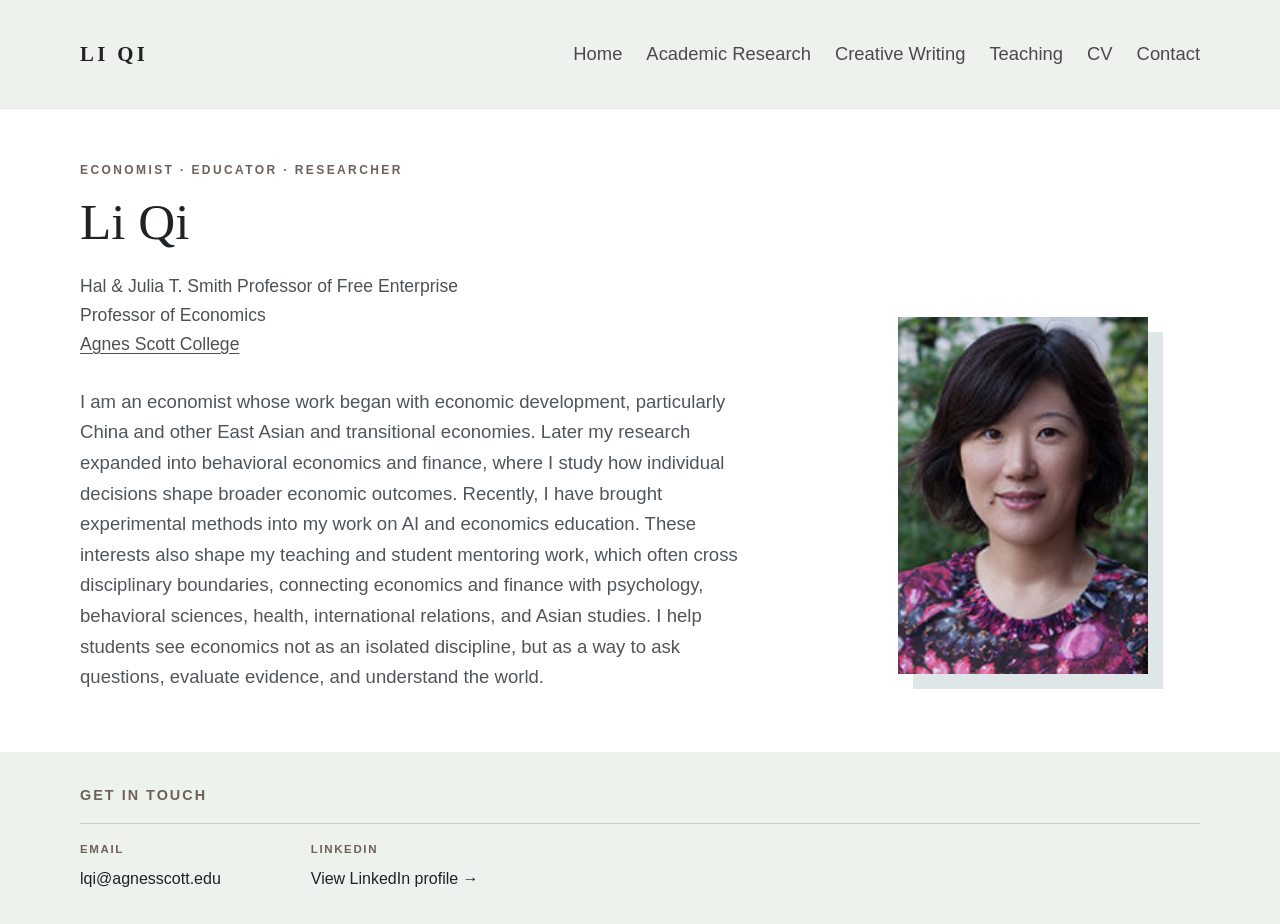
<file: index.html>
<!DOCTYPE html>
<html lang="en">
<head>
  <meta charset="UTF-8">
  <meta name="viewport" content="width=device-width, initial-scale=1.0">
  <meta name="description" content="Li Qi, Professor of Economics at Agnes Scott College. Research in behavioral economics and finance, economic development, China, and AI in economics education.">
  <title>Li Qi | Economics</title>
  <link rel="stylesheet" href="style.css">
</head>
<body>
  <header class="site-header">
    <div class="container nav-wrap">
      <a class="brand" href="#top">LI QI</a>
      <nav aria-label="Main navigation">
        <a href="index.html">Home</a>
<a href="research.html">Academic Research</a>
<a href="creative.html">Creative Writing</a>
<a href="teaching.html">Teaching</a>
<a href="cv.html">CV</a>
<a href="contact.html">Contact</a>
      </nav>
    </div>
  </header>

  <main id="top">
    <section class="hero container">
      <div class="hero-copy">
        <p class="eyebrow">ECONOMIST · EDUCATOR · RESEARCHER</p>
        <h1 class="home-name">Li Qi</h1>
        <p class="title">Hal &amp; Julia T. Smith Professor of Free Enterprise<br>
        Professor of Economics<br>
          <a href="https://www.agnesscott.edu/" target="_blank" rel="noopener noreferrer" class="title-link">Agnes Scott College</a></p>
        <p class="lead">I am an economist whose work began with economic development, particularly China and other East Asian and transitional economies. Later my research expanded into behavioral economics and finance, where I study how individual decisions shape broader economic outcomes. Recently, I have brought experimental methods into my work on AI and economics education. These interests also shape my teaching and student mentoring work, which often cross disciplinary boundaries, connecting economics and finance with psychology, behavioral sciences, health, international relations, and Asian studies. I help students see economics not as an isolated discipline, but as a way to ask questions, evaluate evidence, and understand the world.</p>
        
      </div>
      <div class="portrait-wrap">
        <img class="portrait" src="images/li-qi.jpg" alt="Portrait of Li Qi">
      </div>
    </section>
<section class="home-contact">
  <div class="container home-contact-inner">

<h2 class="contact-heading">Get in touch</h2>

    <div class="contact-details">

      <div class="contact-detail">
        <span class="contact-label">Email</span>
        <a href="mailto:lqi@agnesscott.edu">
          lqi@agnesscott.edu
        </a>
      </div>

      <div class="contact-detail">
        <span class="contact-label">LinkedIn</span>
        <a href="http://www.linkedin.com/in/qi-li-2471a034" target="_blank" rel="noopener noreferrer">
          View LinkedIn profile &rarr;
        </a>
      </div>

    </div>

  </div>
</section>
</main>
</body>
</html>
</file>
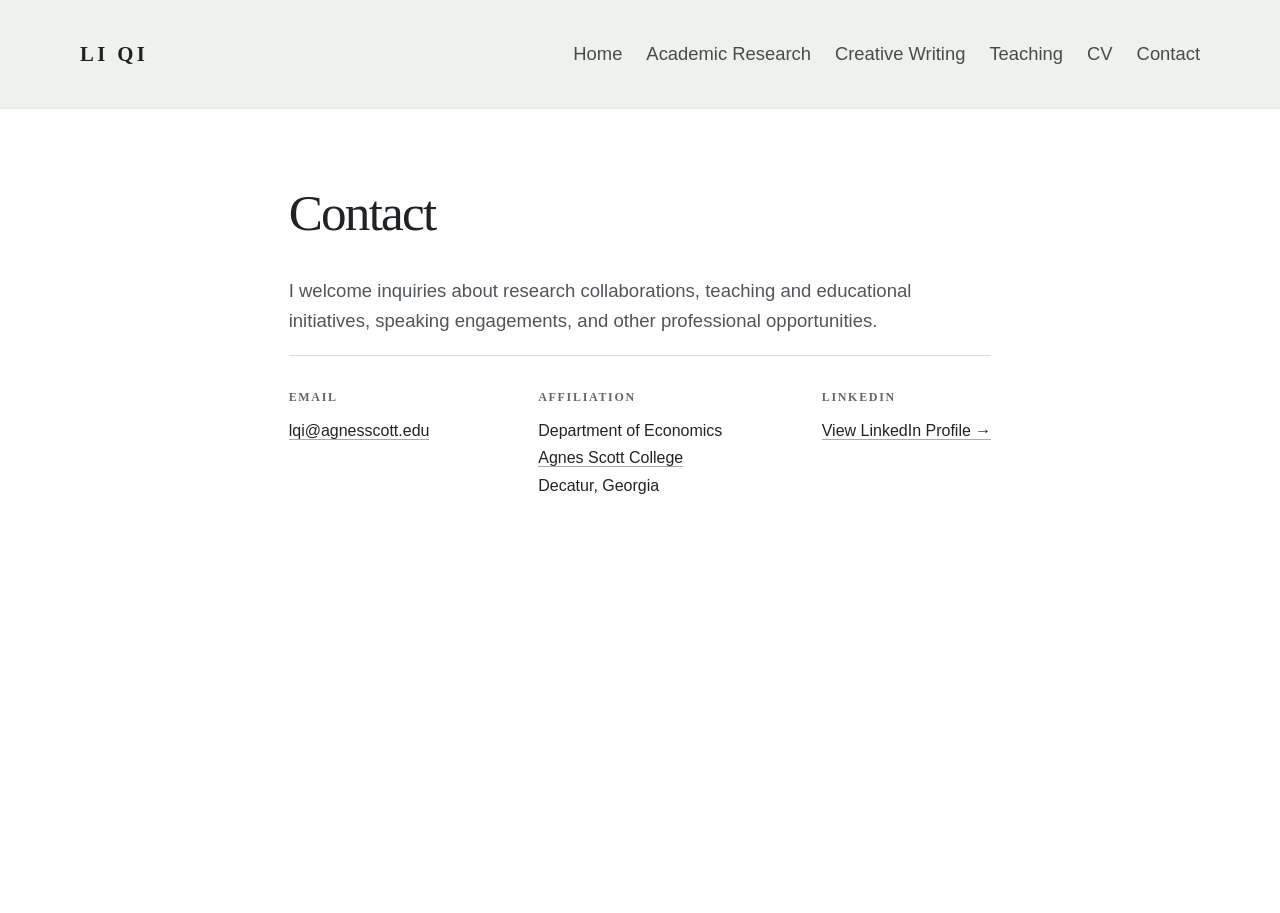
<file: contact.html>
<!DOCTYPE html>
<html lang="en">

<head>
  <meta charset="UTF-8">
  <meta name="viewport" content="width=device-width, initial-scale=1.0">
  <meta name="description" content="Contact Li Qi, Professor of Economics at Agnes Scott College.">
  <title>Contact | Li Qi</title>
  <link rel="stylesheet" href="style.css">

  <style>
    /* Contact page layout */
    .contact-page {
      max-width: 1180px;
      margin: 0 auto;
      padding: 80px 40px 110px;
    }

    .contact-eyebrow {
      font-size: 0.78rem;
      letter-spacing: 0.14em;
      text-transform: uppercase;
      margin-bottom: 22px;
      color: #666;
    }

    .contact-page h1 {
      font-size: clamp(2.6rem, 4vw, 3.8rem);
      line-height: 0.95;
      font-weight: 500;
      margin: 0 0 38px;
      letter-spacing: -0.035em;
    }

    .contact-intro {
      max-width: 760px;
      font-size: 1.18rem;
      line-height: 1.7;
      margin: 0 0 55px;
    }

    .contact-grid {
   max-width: 950px;
  display: grid;
  grid-template-columns: 1fr 1.2fr 1fr;
      gap: 45px 80px;
      padding-top: 35px;
      border-top: 1px solid #d8d8d8;
    }

    .contact-item h2 {
      font-size: 0.75rem;
      font-weight: 600;
      letter-spacing: 0.14em;
      text-transform: uppercase;
      margin: 0 0 12px;
      color: #666;
    }

    .contact-item p {
      font-size: 1rem;
      line-height: 1.7;
      margin: 0;
    }

    .contact-item a {
      color: inherit;
      text-decoration: none;
      border-bottom: 1px solid #aaa;
    }

    .contact-item a:hover {
      border-bottom-color: #222;
    }

    @media (max-width: 700px) {
      .contact-page {
        padding: 55px 24px 80px;
      }

      .contact-page h1 {
        font-size: 3.4rem;
      }

      .contact-intro {
        font-size: 1.05rem;
      }

      .contact-grid {
        grid-template-columns: 1fr;
        gap: 35px;
      }
    }
  </style>
</head>

<body>

  <header class="site-header">
    <div class="container nav-wrap">

      <a class="brand" href="index.html">LI QI</a>

      <nav aria-label="Main navigation">
        <a href="index.html">Home</a>
        <a href="research.html">Academic Research</a>
        <a href="creative.html">Creative Writing</a>
        <a href="teaching.html">Teaching</a>
        <a href="cv.html">CV</a>
        <a href="contact.html" aria-current="page">Contact</a>
      </nav>

    </div>
  </header>


  <main>
    <section class="contact-page">

     
      <h1>Contact</h1>

      <p class="lead">
        I welcome inquiries about research collaborations, teaching and
        educational initiatives, speaking engagements, and other
        professional opportunities.
      </p>

      <div class="contact-grid">

        <div class="contact-item">
          <h2>Email</h2>
          <p>
            <a href="mailto:lqi@agnesscott.edu">
              lqi@agnesscott.edu
            </a>
          </p>
        </div>

        <div class="contact-item">
          <h2>Affiliation</h2>
          <p>
            Department of Economics<br>
            <a href="https://www.agnesscott.edu/" target="_blank" rel="noopener noreferrer" class="title-link">Agnes Scott College</a><br>
            Decatur, Georgia
          </p>
        </div>
<div class="contact-item">
  <h2>LinkedIn</h2>
  <p>
    <a href="http://www.linkedin.com/in/qi-li-2471a034"
       target="_blank"
       rel="noopener noreferrer">
      View LinkedIn Profile &rarr;
    </a>
  </p>
</div>
      </div>

    </section>
  </main>

</body>
</html>
</file>
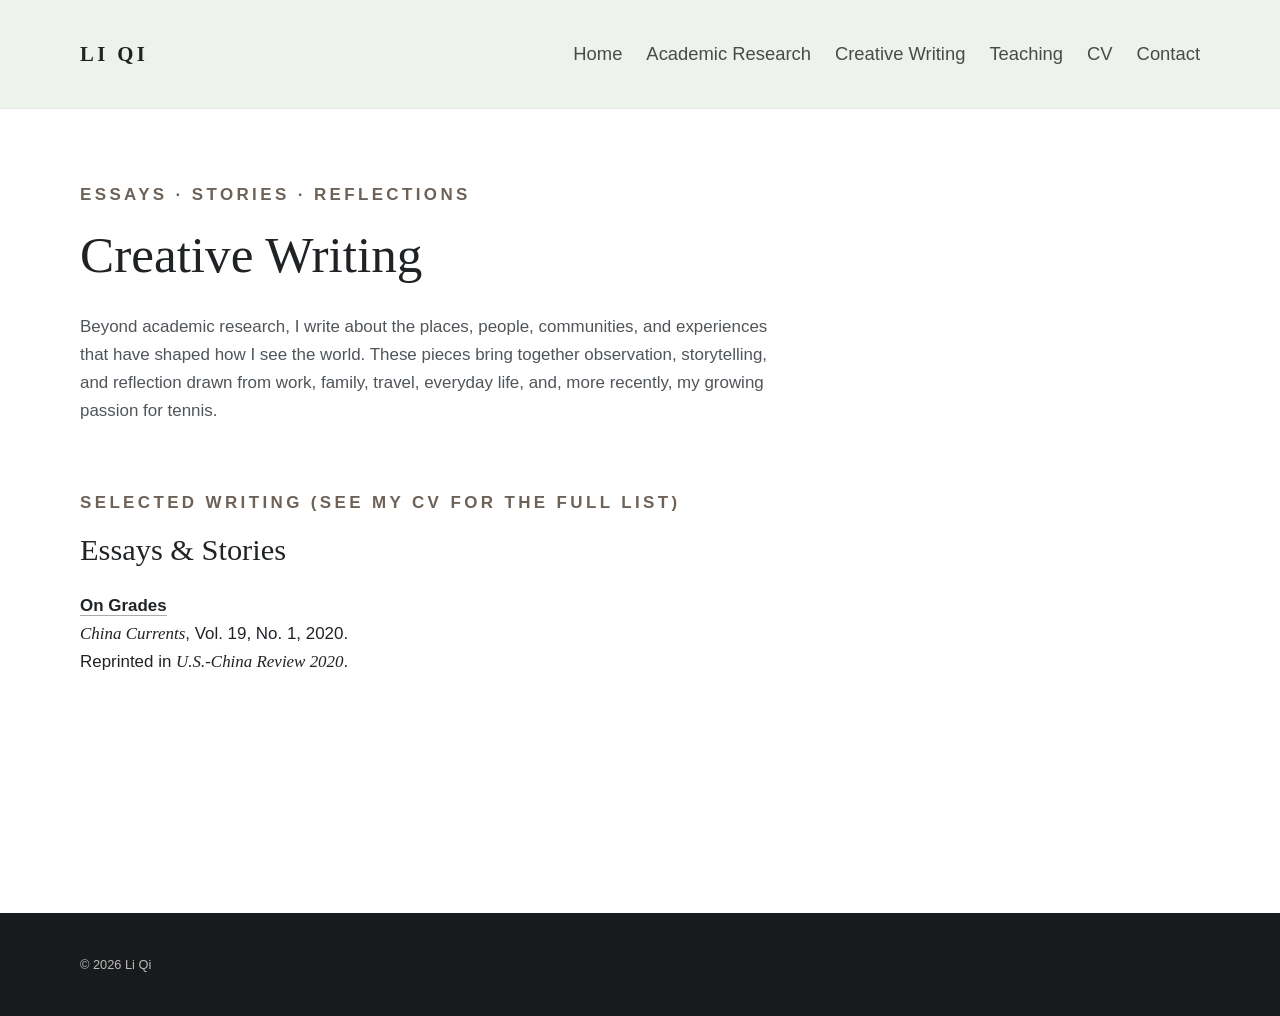
<file: creative.html>
<!DOCTYPE html>
<html lang="en">
<head>
  <meta charset="UTF-8">
  <meta name="viewport" content="width=device-width, initial-scale=1.0">
  <meta name="description" content="Creative and public-facing writing by Li Qi.">
  <title>Creative Writing | Li Qi</title>
  <link rel="stylesheet" href="style.css">
</head>

<body>

  <header class="site-header">
    <div class="container nav-wrap">
      <a class="brand" href="index.html">LI QI</a>

      <nav aria-label="Main navigation">
        <a href="index.html">Home</a>
        <a href="research.html">Academic Research</a>
        <a href="creative.html">Creative Writing</a>
        <a href="teaching.html">Teaching</a>
        <a href="cv.html">CV</a>
        <a href="contact.html">Contact</a>
      </nav>
    </div>
  </header>


  <main>

    <section class="container section creative-intro">
      <p class="eyebrow">ESSAYS · STORIES · REFLECTIONS</p>

      <h1 class="creative-page-title">Creative Writing</h1>

      <p class="lead">
        Beyond academic research, I write about the places, people, communities, and experiences that have shaped how I see the world. These pieces bring together observation, storytelling, and reflection drawn from work, family, travel, everyday life, and, more recently, my growing passion for tennis.
      </p>
    </section>


<section class="container section creative-writing-section">

  <div class="section-heading">
    <p class="eyebrow">SELECTED WRITING (SEE MY CV FOR THE FULL LIST)</p>
  </div>

  <div class="writing-columns">

    <div class="writing-column">
      <h2>Essays &amp; Stories</h2>

      <div class="publication-list">
        <p>
          <strong>
            <a href="https://www.chinacenter.net/2020/china-currents/19-1/on-grades/"
               target="_blank"
               rel="noopener noreferrer">
              On Grades
            </a>
          </strong><br>
          <em>China Currents</em>, Vol. 19, No. 1, 2020.<br>
          Reprinted in <em>U.S.-China Review 2020</em>.
        </p>
      </div>
    </div>

    
  </div>

</section>

  </main>


  <footer>
    <div class="container">
      <p>&copy; 2026 Li Qi</p>
    </div>
  </footer>

</body>
</html>
</file>
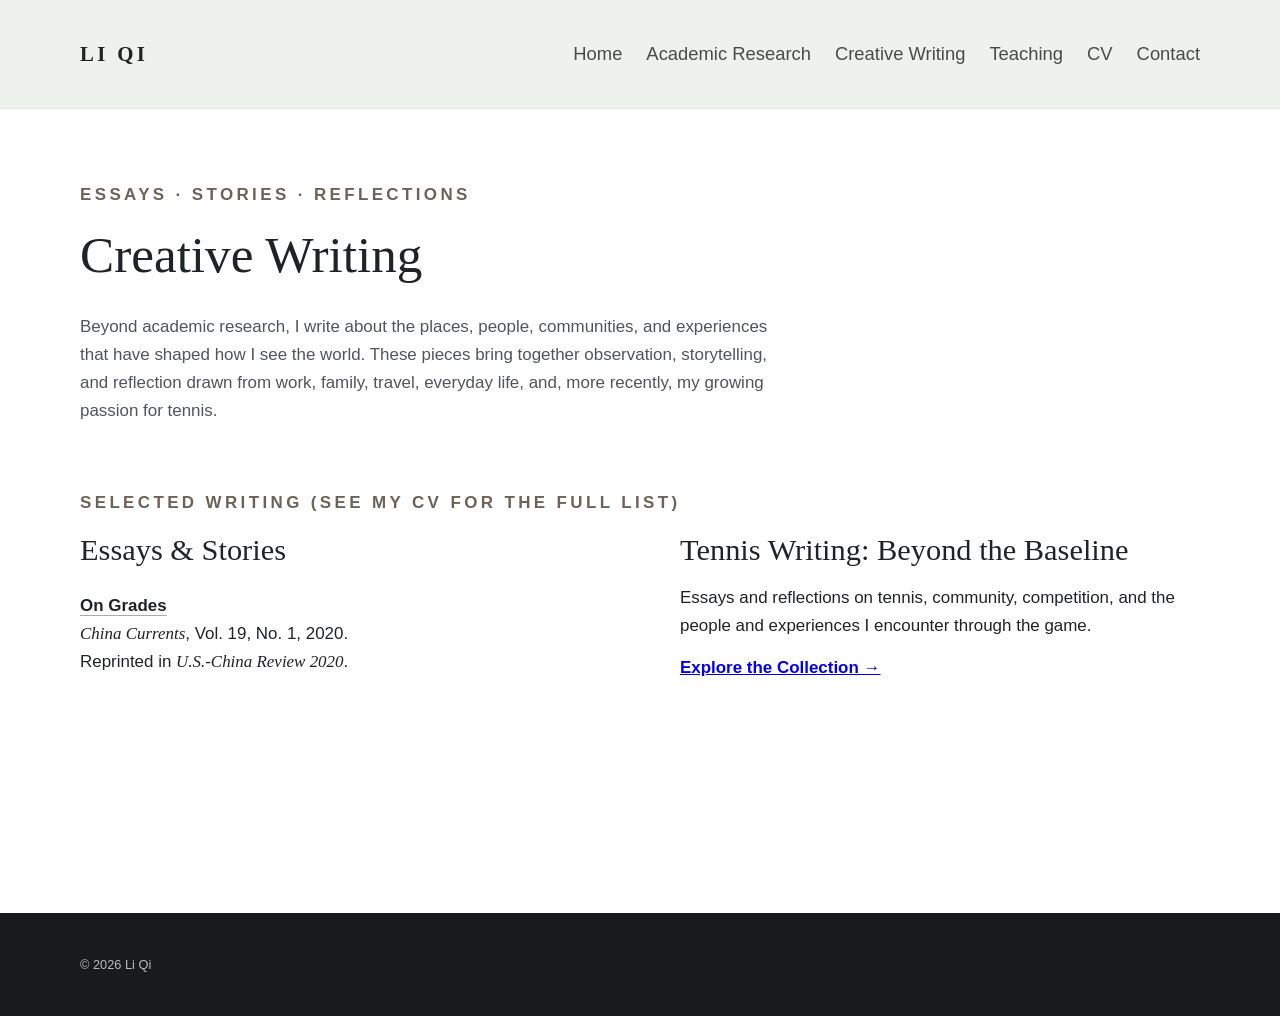
<file: creative_withtennis.html>
<!DOCTYPE html>
<html lang="en">
<head>
  <meta charset="UTF-8">
  <meta name="viewport" content="width=device-width, initial-scale=1.0">
  <meta name="description" content="Creative and public-facing writing by Li Qi.">
  <title>Creative Writing | Li Qi</title>
  <link rel="stylesheet" href="style.css">
</head>

<body>

  <header class="site-header">
    <div class="container nav-wrap">
      <a class="brand" href="index.html">LI QI</a>

      <nav aria-label="Main navigation">
        <a href="index.html">Home</a>
        <a href="research.html">Academic Research</a>
        <a href="creative.html">Creative Writing</a>
        <a href="teaching.html">Teaching</a>
        <a href="cv.html">CV</a>
        <a href="contact.html">Contact</a>
      </nav>
    </div>
  </header>


  <main>

    <section class="container section creative-intro">
      <p class="eyebrow">ESSAYS · STORIES · REFLECTIONS</p>

      <h1 class="creative-page-title">Creative Writing</h1>

      <p class="lead">
        Beyond academic research, I write about the places, people, communities, and experiences that have shaped how I see the world. These pieces bring together observation, storytelling, and reflection drawn from work, family, travel, everyday life, and, more recently, my growing passion for tennis.
      </p>
    </section>


<section class="container section creative-writing-section">

  <div class="section-heading">
    <p class="eyebrow">SELECTED WRITING (SEE MY CV FOR THE FULL LIST)</p>
  </div>

  <div class="writing-columns">

    <div class="writing-column">
      <h2>Essays &amp; Stories</h2>

      <div class="publication-list">
        <p>
          <strong>
            <a href="https://www.chinacenter.net/2020/china-currents/19-1/on-grades/"
               target="_blank"
               rel="noopener noreferrer">
              On Grades
            </a>
          </strong><br>
          <em>China Currents</em>, Vol. 19, No. 1, 2020.<br>
          Reprinted in <em>U.S.-China Review 2020</em>.
        </p>
      </div>
    </div>

    <div class="writing-column">
      <h2>Tennis Writing: Beyond the Baseline</h2>

      <p>
        Essays and reflections on tennis, community, competition, and the people and experiences I encounter through the game.
      </p>

      <p>
        <a class="tennis-link" href="tennis.html">
          Explore the Collection &rarr;
        </a>
      </p>
    </div>

  </div>

</section>

  </main>


  <footer>
    <div class="container">
      <p>&copy; 2026 Li Qi</p>
    </div>
  </footer>

</body>
</html>
</file>
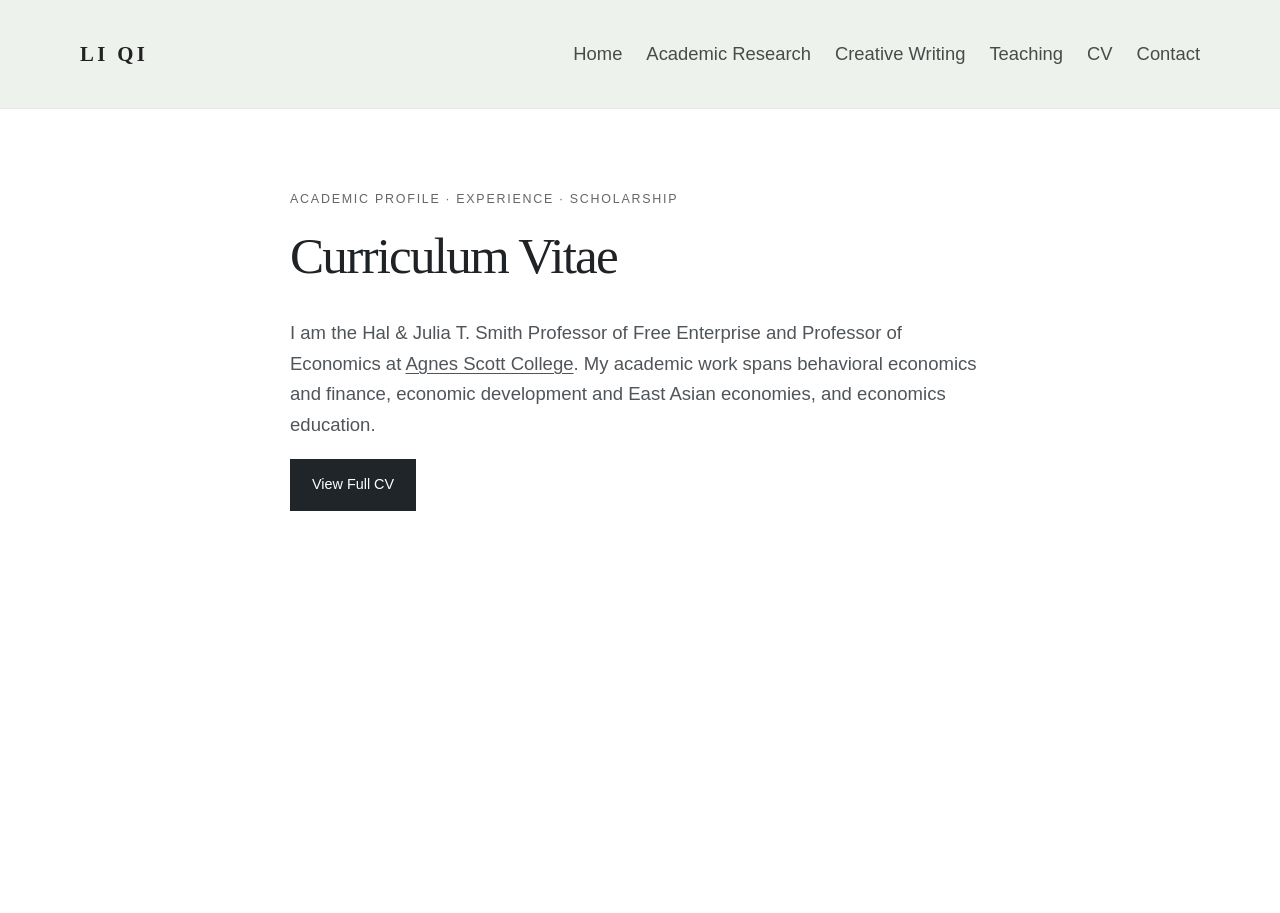
<file: cv.html>
<!DOCTYPE html>
<html lang="en">

<head>
  <meta charset="UTF-8">
  <meta name="viewport" content="width=device-width, initial-scale=1.0">
  <meta name="description" content="Curriculum vitae of Li Qi, Professor of Economics at Agnes Scott College.">
  <title>CV | Li Qi</title>
  <link rel="stylesheet" href="style.css">

  <style>
    /* CV page layout */
    .cv-page {
      max-width: 1180px;
      margin: 0 auto;
      padding: 80px 40px 100px;
    }

    .cv-eyebrow {
      font-size: 0.78rem;
      letter-spacing: 0.14em;
      text-transform: uppercase;
      margin-bottom: 22px;
      color: #666;
    }

    .cv-page h1 {
      font-size: clamp(2.6rem, 4vw, 3.8rem);
      line-height: 0.95;
      font-weight: 500;
      margin: 0 0 38px;
      letter-spacing: -0.035em;
    }

    .cv-intro {
      max-width: 720px;
      font-size: 1.18rem;
      line-height: 1.7;
      margin-bottom: 38px;
    }

    .cv-button {
      display: inline-block;
      background: #20252a;
      color: #fff;
      text-decoration: none;
      padding: 14px 22px;
      font-size: 0.9rem;
      transition: opacity 0.2s ease;
    }

    .cv-button:hover {
      opacity: 0.8;
    }

    @media (max-width: 700px) {
      .cv-page {
        padding: 55px 24px 80px;
      }

      .cv-page h1 {
        font-size: 3.4rem;
      }

      .cv-intro {
        font-size: 1.05rem;
      }
    }
  </style>
</head>

<body>

  <header class="site-header">
    <div class="container nav-wrap">

      <a class="brand" href="index.html">LI QI</a>

      <nav aria-label="Main navigation">
        <a href="index.html">Home</a>
        <a href="research.html">Academic Research</a>
        <a href="creative.html">Creative Writing</a>
        <a href="teaching.html">Teaching</a>
        <a href="cv.html" aria-current="page">CV</a>
        <a href="contact.html">Contact</a>
      </nav>

    </div>
  </header>


  <main>
    <section class="cv-page">

      <div class="cv-eyebrow">ACADEMIC PROFILE · EXPERIENCE · SCHOLARSHIP</div>

      <h1>Curriculum Vitae</h1>

      <p class="lead">
        I am the Hal &amp; Julia T. Smith Professor of Free Enterprise and
        Professor of Economics at <a href="https://www.agnesscott.edu/" target="_blank" rel="noopener noreferrer" class="title-link">Agnes Scott College</a>. My academic work spans
        behavioral economics and finance, economic development and East Asian economies,
        and economics education.
      </p>

      <a class="cv-button" href="LiQi_CV_2026.pdf" target="_blank">
        View Full CV
      </a>

    </section>
  </main>

</body>
</html>
</file>
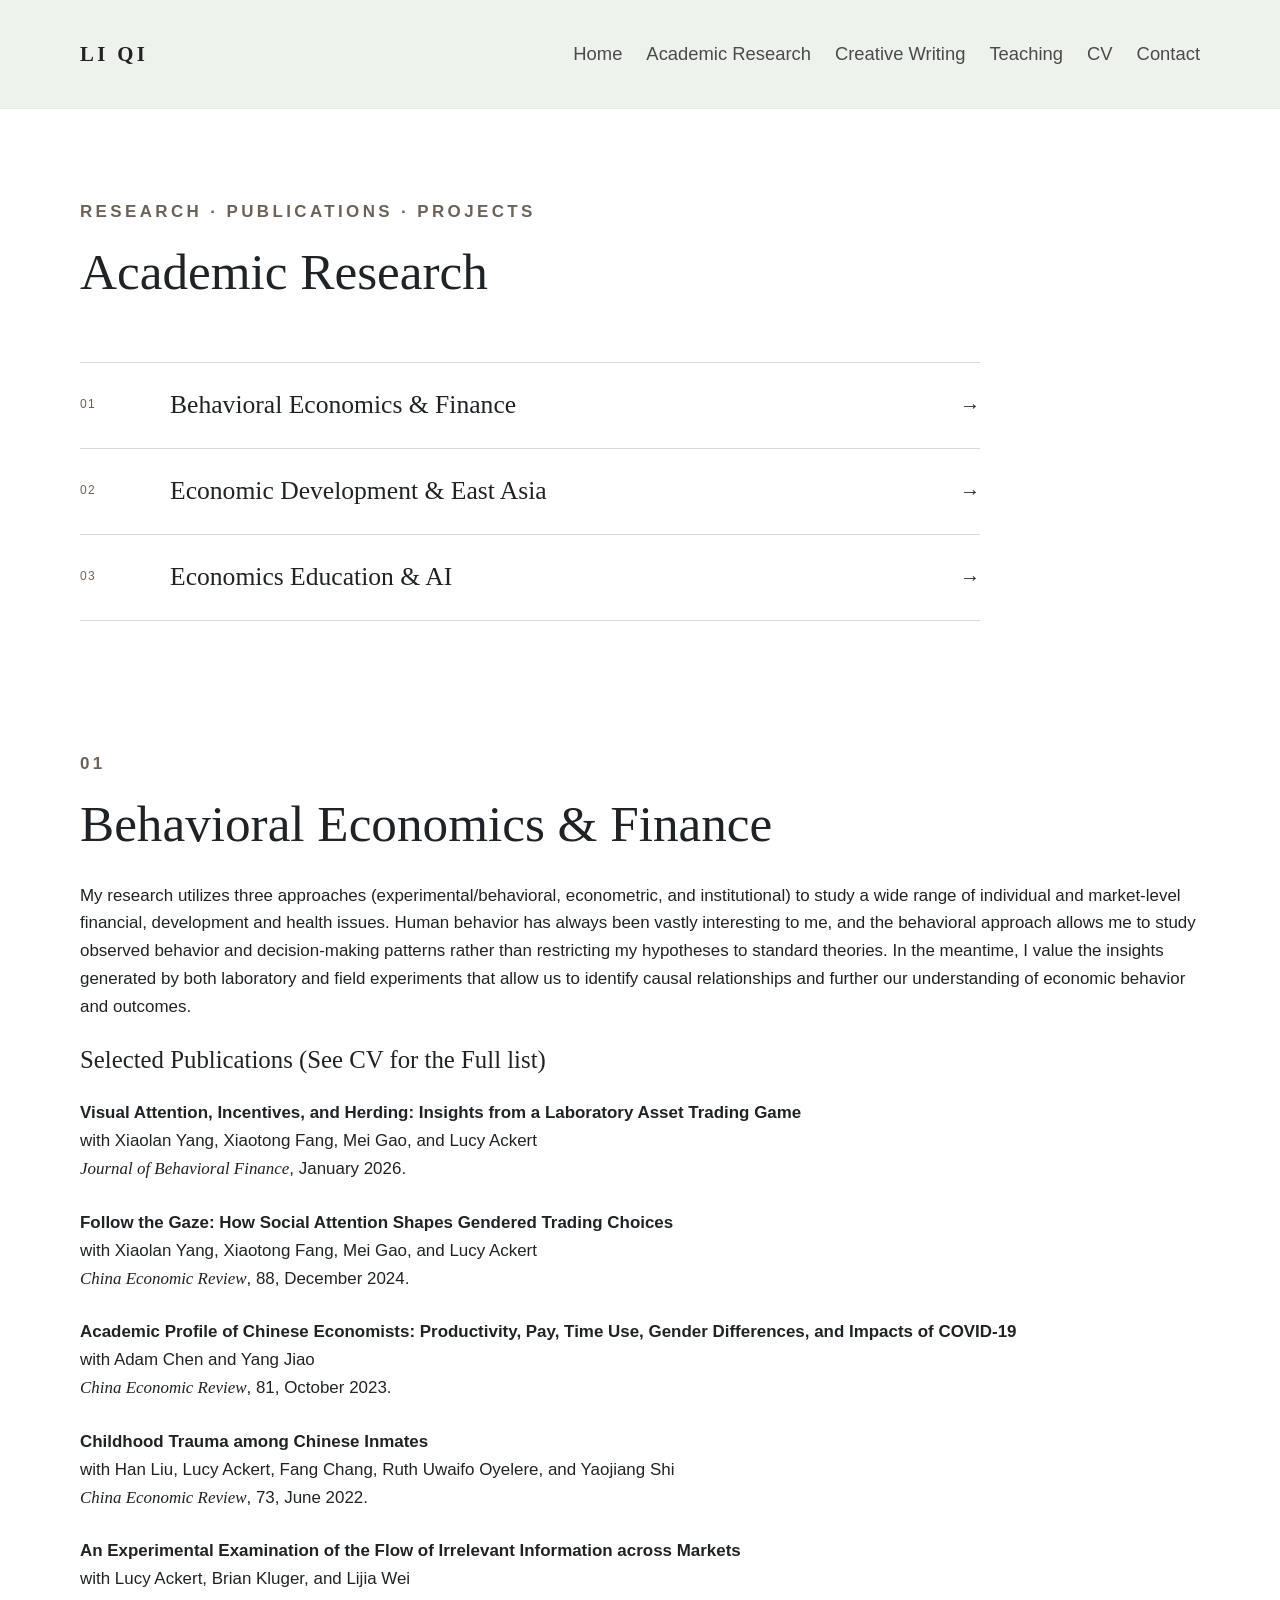
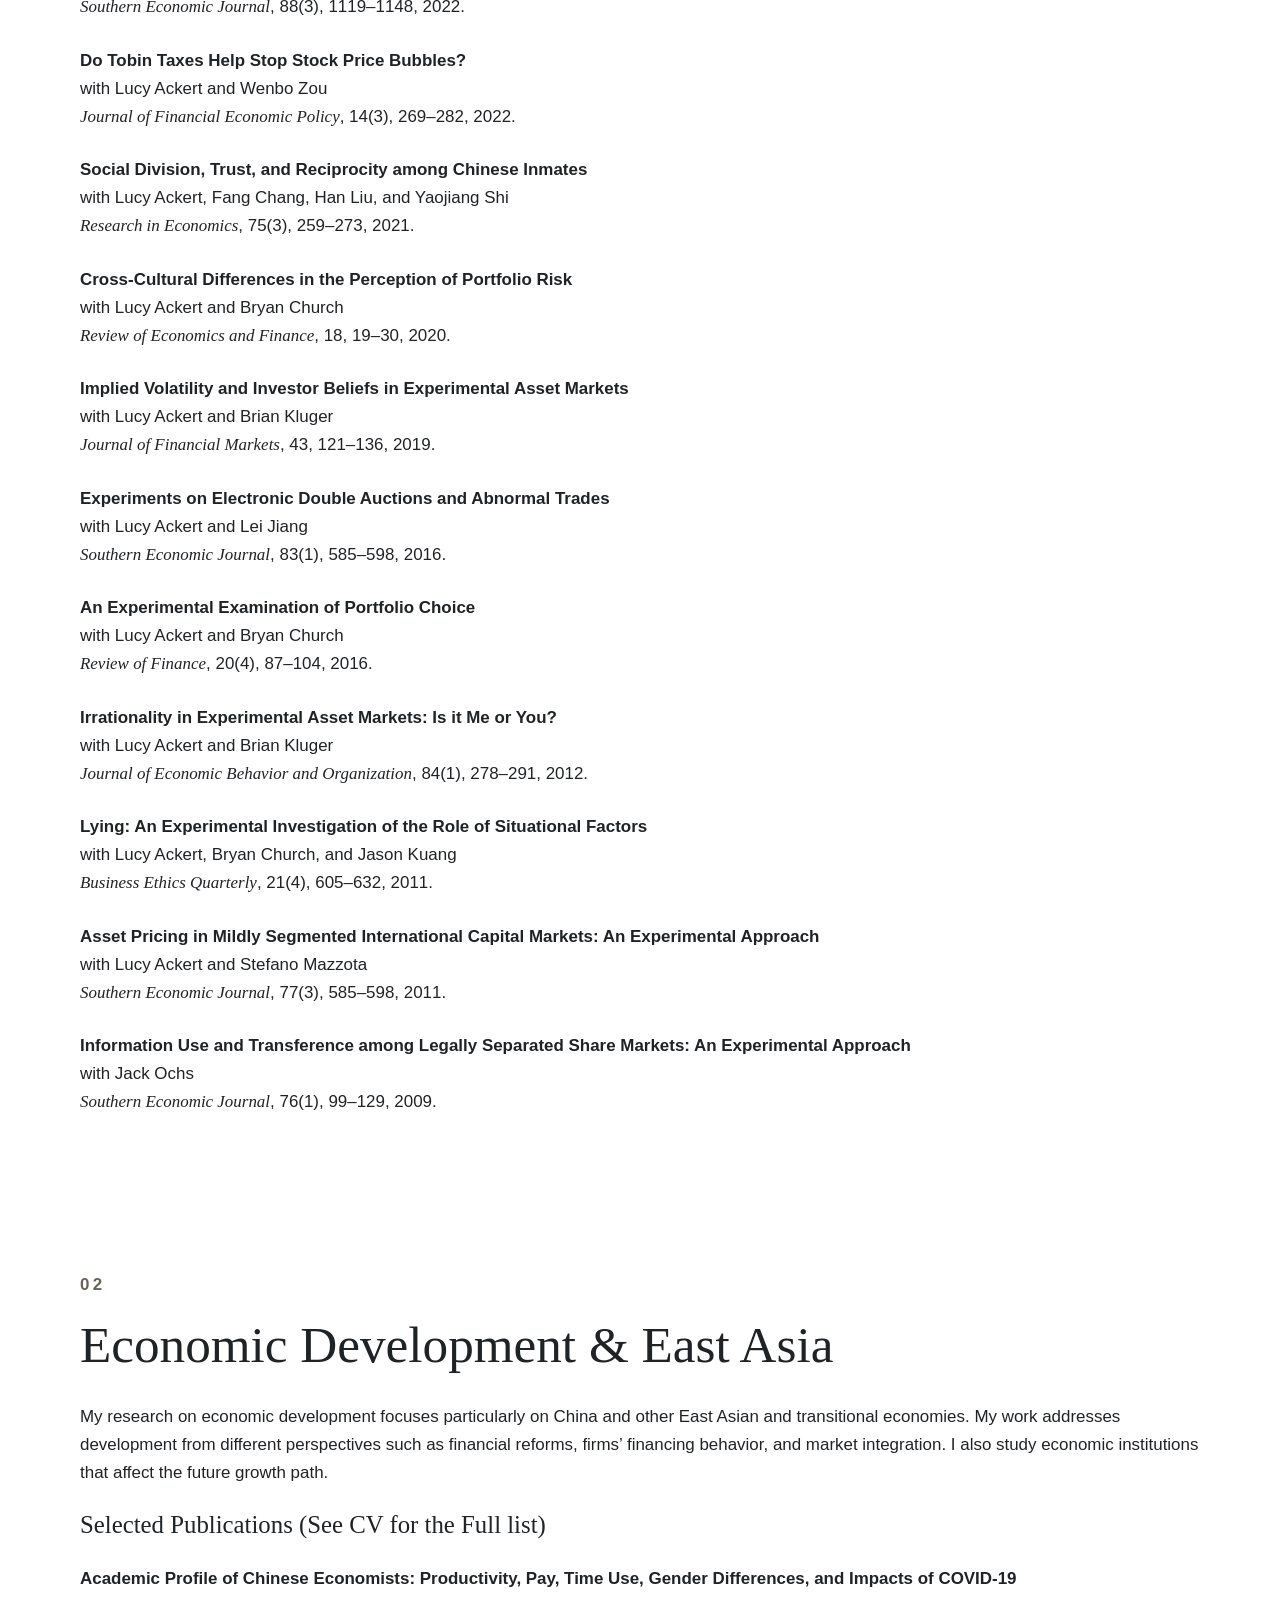
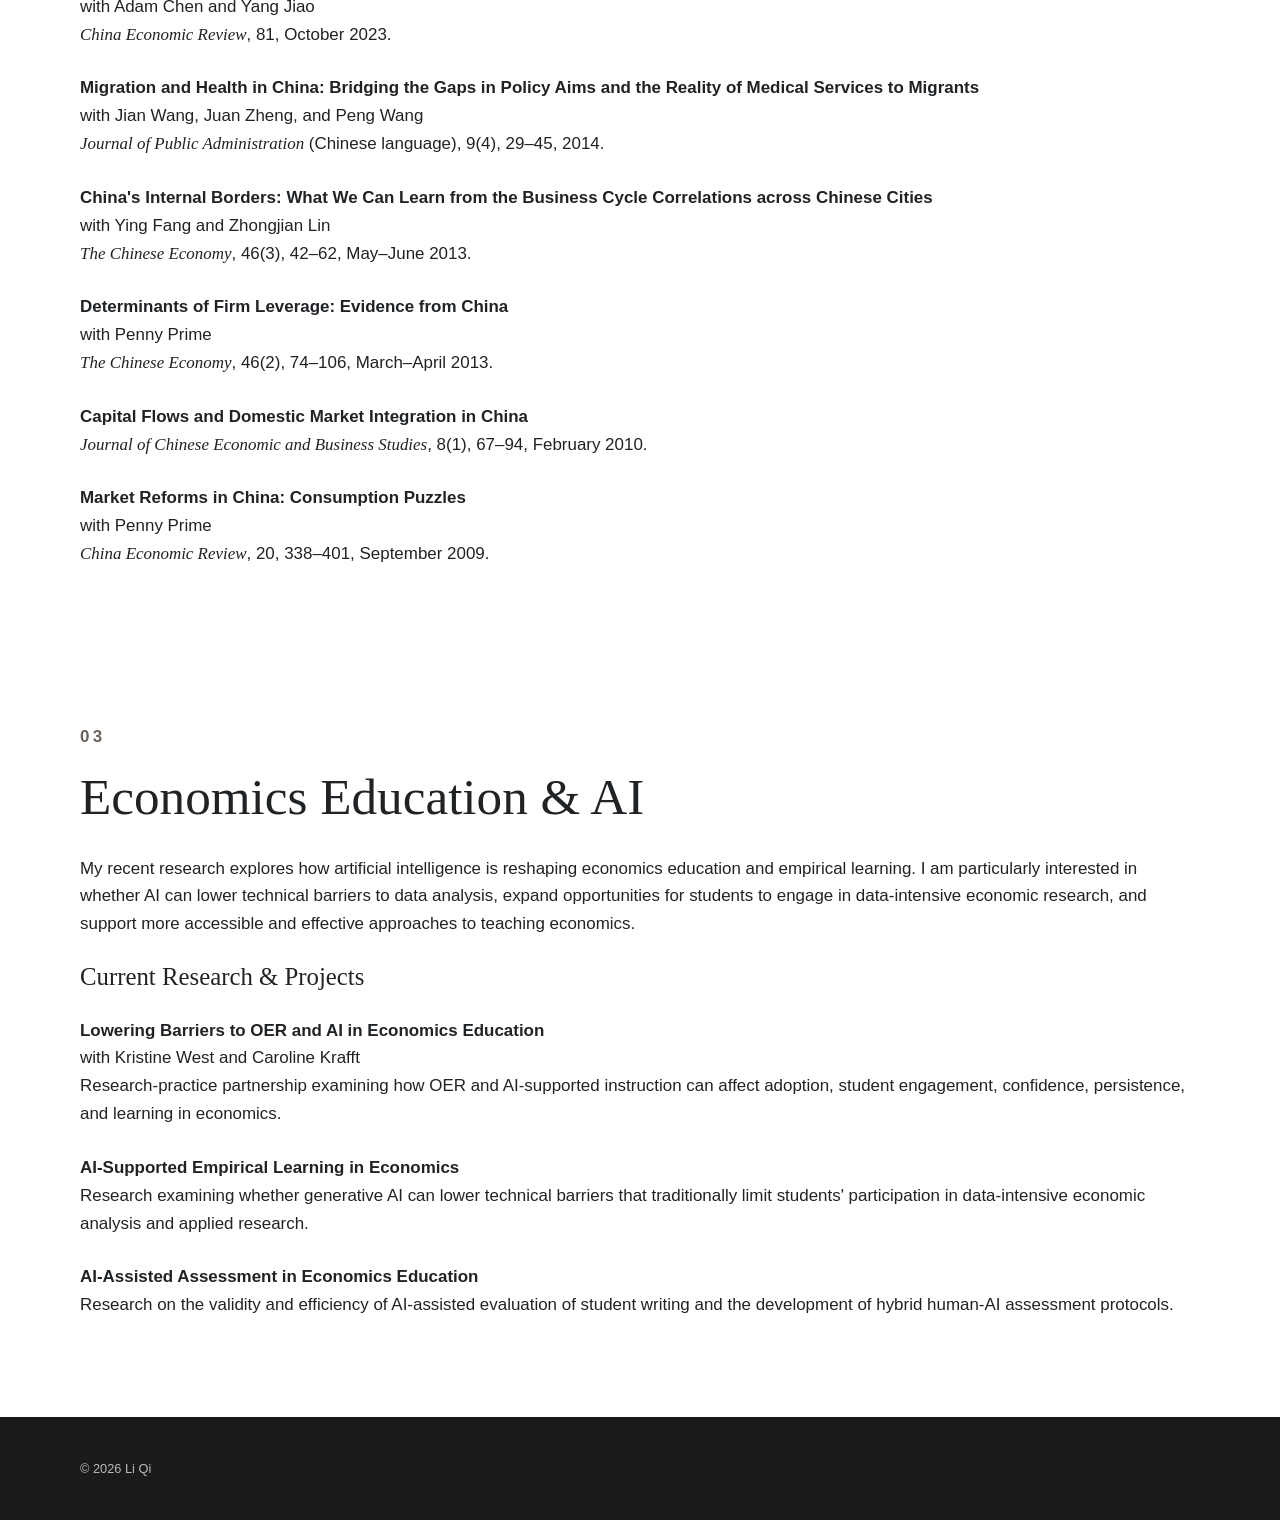
<file: research.html>
<!DOCTYPE html>
<html lang="en">
<head>
  <meta charset="UTF-8">
  <meta name="viewport" content="width=device-width, initial-scale=1.0">
  <meta name="description" content="Academic research and publications by Li Qi, Professor of Economics at Agnes Scott College.">
  <title>Academic Research | Li Qi</title>
  <link rel="stylesheet" href="style.css">
</head>

<body>

  <header class="site-header">
    <div class="container nav-wrap">
      <a class="brand" href="index.html">LI QI</a>

      <nav aria-label="Main navigation">
        <a href="index.html">Home</a>
        <a href="research.html">Academic Research</a>
        <a href="creative.html">Creative Writing</a>
        <a href="teaching.html">Teaching</a>
        <a href="cv.html">CV</a>
        <a href="contact.html">Contact</a>
      </nav>
    </div>
  </header>

  <main>

    <section class="container section research-intro">
  <p class="eyebrow">RESEARCH &middot; PUBLICATIONS &middot; PROJECTS</p>
  <h1 class="research-page-title">Academic Research</h1>

  <div class="research-nav">

    <a href="#behavioral" class="research-nav-item">
      <span class="research-number">01</span>
      <span class="research-nav-title">Behavioral Economics &amp; Finance</span>
      <span class="research-arrow">&rarr;</span>
    </a>

    <a href="#development" class="research-nav-item">
      <span class="research-number">02</span>
      <span class="research-nav-title">Economic Development &amp; East Asia</span>
      <span class="research-arrow">&rarr;</span>
    </a>

    <a href="#education" class="research-nav-item">
      <span class="research-number">03</span>
      <span class="research-nav-title">Economics Education &amp; AI</span>
      <span class="research-arrow">&rarr;</span>
    </a>

  </div>
</section>


    <section class="container section" id="behavioral">
      <div class="section-heading">
        <p class="eyebrow">01</p>
        <h2>Behavioral Economics &amp; Finance</h2>
      </div>

      <p>
        My research utilizes three approaches (experimental/behavioral, econometric, and institutional) to study a wide range of individual and market-level financial, development and health issues. Human behavior has always been vastly interesting to me, and the behavioral approach allows me to study observed behavior and decision-making patterns 
        rather than restricting my hypotheses to standard theories. In the meantime, I value the insights generated by both laboratory and field experiments that allow us to identify causal relationships and further our understanding of economic behavior and outcomes.
      </p>

      <h3>Selected Publications (See CV for the Full list)</h3>

<div class="publication-list">

  <p>
    <strong>Visual Attention, Incentives, and Herding: Insights from a Laboratory Asset Trading Game</strong><br>
    with Xiaolan Yang, Xiaotong Fang, Mei Gao, and Lucy Ackert<br>
    <em>Journal of Behavioral Finance</em>, January 2026.
  </p>

  <p>
    <strong>Follow the Gaze: How Social Attention Shapes Gendered Trading Choices</strong><br>
    with Xiaolan Yang, Xiaotong Fang, Mei Gao, and Lucy Ackert<br>
    <em>China Economic Review</em>, 88, December 2024.
  </p>

  <p>
    <strong>Academic Profile of Chinese Economists: Productivity, Pay, Time Use, Gender Differences, and Impacts of COVID-19</strong><br>
    with Adam Chen and Yang Jiao<br>
    <em>China Economic Review</em>, 81, October 2023.
  </p>

  <p>
    <strong>Childhood Trauma among Chinese Inmates</strong><br>
    with Han Liu, Lucy Ackert, Fang Chang, Ruth Uwaifo Oyelere, and Yaojiang Shi<br>
    <em>China Economic Review</em>, 73, June 2022.
  </p>

  <p>
    <strong>An Experimental Examination of the Flow of Irrelevant Information across Markets</strong><br>
    with Lucy Ackert, Brian Kluger, and Lijia Wei<br>
    <em>Southern Economic Journal</em>, 88(3), 1119–1148, 2022.
  </p>

  <p>
    <strong>Do Tobin Taxes Help Stop Stock Price Bubbles?</strong><br>
    with Lucy Ackert and Wenbo Zou<br>
    <em>Journal of Financial Economic Policy</em>, 14(3), 269–282, 2022.
  </p>

  <p>
    <strong>Social Division, Trust, and Reciprocity among Chinese Inmates</strong><br>
    with Lucy Ackert, Fang Chang, Han Liu, and Yaojiang Shi<br>
    <em>Research in Economics</em>, 75(3), 259–273, 2021.
  </p>

  <p>
    <strong>Cross-Cultural Differences in the Perception of Portfolio Risk</strong><br>
    with Lucy Ackert and Bryan Church<br>
    <em>Review of Economics and Finance</em>, 18, 19–30, 2020.
  </p>

  <p>
    <strong>Implied Volatility and Investor Beliefs in Experimental Asset Markets</strong><br>
    with Lucy Ackert and Brian Kluger<br>
    <em>Journal of Financial Markets</em>, 43, 121–136, 2019.
  </p>

  <p>
    <strong>Experiments on Electronic Double Auctions and Abnormal Trades</strong><br>
    with Lucy Ackert and Lei Jiang<br>
    <em>Southern Economic Journal</em>, 83(1), 585–598, 2016.
  </p>

  <p>
    <strong>An Experimental Examination of Portfolio Choice</strong><br>
    with Lucy Ackert and Bryan Church<br>
    <em>Review of Finance</em>, 20(4), 87–104, 2016.
  </p>

  <p>
    <strong>Irrationality in Experimental Asset Markets: Is it Me or You?</strong><br>
    with Lucy Ackert and Brian Kluger<br>
    <em>Journal of Economic Behavior and Organization</em>, 84(1), 278–291, 2012.
  </p>

  <p>
    <strong>Lying: An Experimental Investigation of the Role of Situational Factors</strong><br>
    with Lucy Ackert, Bryan Church, and Jason Kuang<br>
    <em>Business Ethics Quarterly</em>, 21(4), 605–632, 2011.
  </p>

  <p>
    <strong>Asset Pricing in Mildly Segmented International Capital Markets: An Experimental Approach</strong><br>
    with Lucy Ackert and Stefano Mazzota<br>
    <em>Southern Economic Journal</em>, 77(3), 585–598, 2011.
  </p>

  <p>
    <strong>Information Use and Transference among Legally Separated Share Markets: An Experimental Approach</strong><br>
    with Jack Ochs<br>
    <em>Southern Economic Journal</em>, 76(1), 99–129, 2009.
  </p>

</div>
    </section>


  
  <section class="container section" id="development">
    <p class="eyebrow">02</p>
    <h2>Economic Development &amp; East Asia</h2>
  </div>

  <p>
    My research on economic development focuses particularly on China and
    other East Asian and transitional economies. My work addresses development 
    from different perspectives such as financial reforms, firms’ financing behavior, and market integration. I also study economic institutions that affect the future growth path.
  </p>

  <h3>Selected Publications (See CV for the Full list)</h3>

  <div class="publication-list">

    <p>
      <strong>Academic Profile of Chinese Economists: Productivity, Pay, Time Use, Gender Differences, and Impacts of COVID-19</strong><br>
      with Adam Chen and Yang Jiao<br>
      <em>China Economic Review</em>, 81, October 2023.
    </p>

    <p>
      <strong>Migration and Health in China: Bridging the Gaps in Policy Aims and the Reality of Medical Services to Migrants</strong><br>
      with Jian Wang, Juan Zheng, and Peng Wang<br>
      <em>Journal of Public Administration</em> (Chinese language), 9(4), 29–45, 2014.
    </p>

    <p>
      <strong>China's Internal Borders: What We Can Learn from the Business Cycle Correlations across Chinese Cities</strong><br>
      with Ying Fang and Zhongjian Lin<br>
      <em>The Chinese Economy</em>, 46(3), 42–62, May–June 2013.
    </p>

    <p>
      <strong>Determinants of Firm Leverage: Evidence from China</strong><br>
      with Penny Prime<br>
      <em>The Chinese Economy</em>, 46(2), 74–106, March–April 2013.
    </p>

    <p>
      <strong>Capital Flows and Domestic Market Integration in China</strong><br>
      <em>Journal of Chinese Economic and Business Studies</em>, 8(1), 67–94, February 2010.
    </p>

    <p>
      <strong>Market Reforms in China: Consumption Puzzles</strong><br>
      with Penny Prime<br>
      <em>China Economic Review</em>, 20, 338–401, September 2009.
    </p>

  </div>
</section>


   <section class="container section" id="education">
  <div class="section-heading">
    <p class="eyebrow">03</p>
    <h2>Economics Education &amp; AI</h2>
  </div>

  <p>
    My recent research explores how artificial intelligence is reshaping
    economics education and empirical learning. I am particularly interested
    in whether AI can lower technical barriers to data analysis, expand
    opportunities for students to engage in data-intensive economic research, and
    support more accessible and effective approaches to teaching economics.
  </p>

  <h3>Current Research &amp; Projects</h3>

  <div class="publication-list">

    <p>
      <strong>Lowering Barriers to OER and AI in Economics Education</strong><br>
      with Kristine West and Caroline Krafft<br>
      Research-practice partnership examining how OER and AI-supported
      instruction can affect adoption, student engagement, confidence,
      persistence, and learning in economics.
    </p>

    <p>
      <strong>AI-Supported Empirical Learning in Economics</strong><br>
      Research examining whether generative AI can lower technical barriers
      that traditionally limit students' participation in data-intensive
      economic analysis and applied research.
    </p>

    <p>
      <strong>AI-Assisted Assessment in Economics Education</strong><br>
      Research on the validity and efficiency of AI-assisted evaluation of
      student writing and the development of hybrid human-AI assessment
      protocols.
    </p>

  </div>

    </div>
</section>

  </main>


  <footer>
    <div class="container">
      <p>&copy; 2026 Li Qi</p>
    </div>
  </footer>

</body>
</html>
</file>
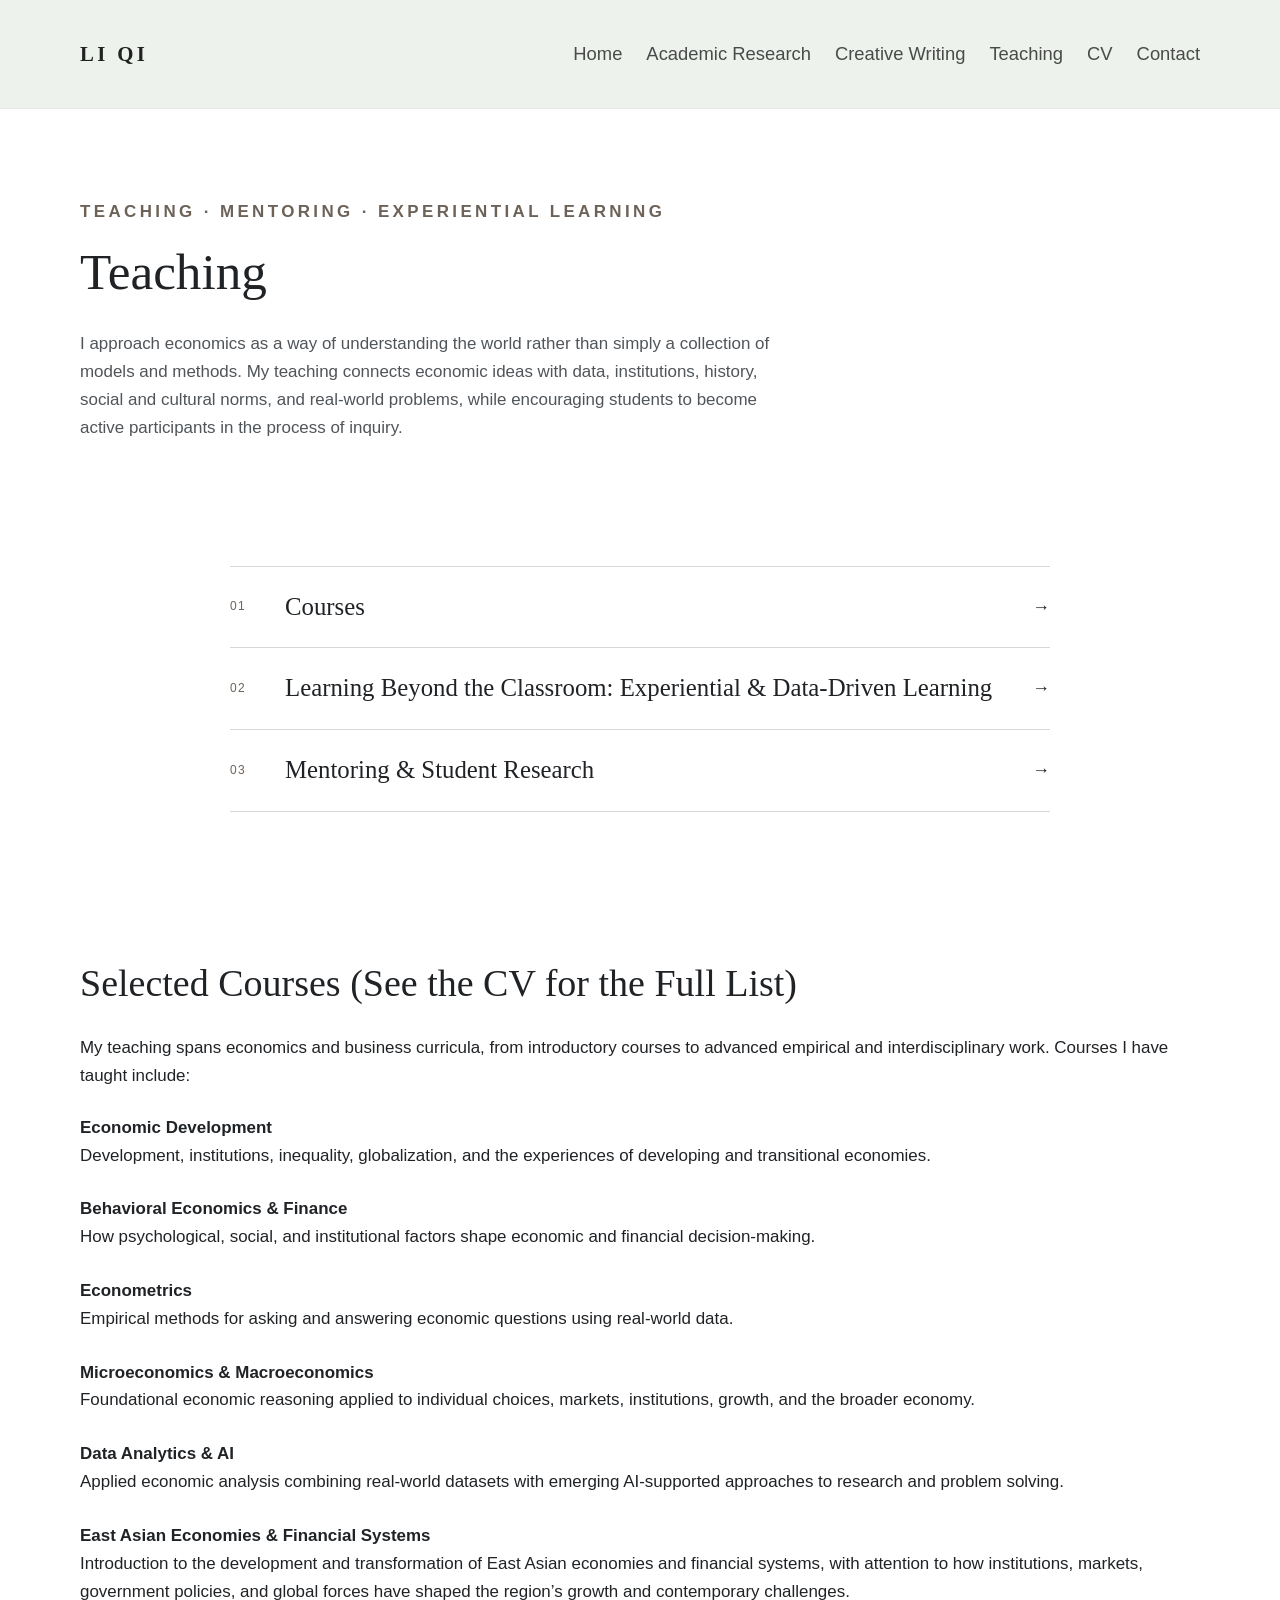
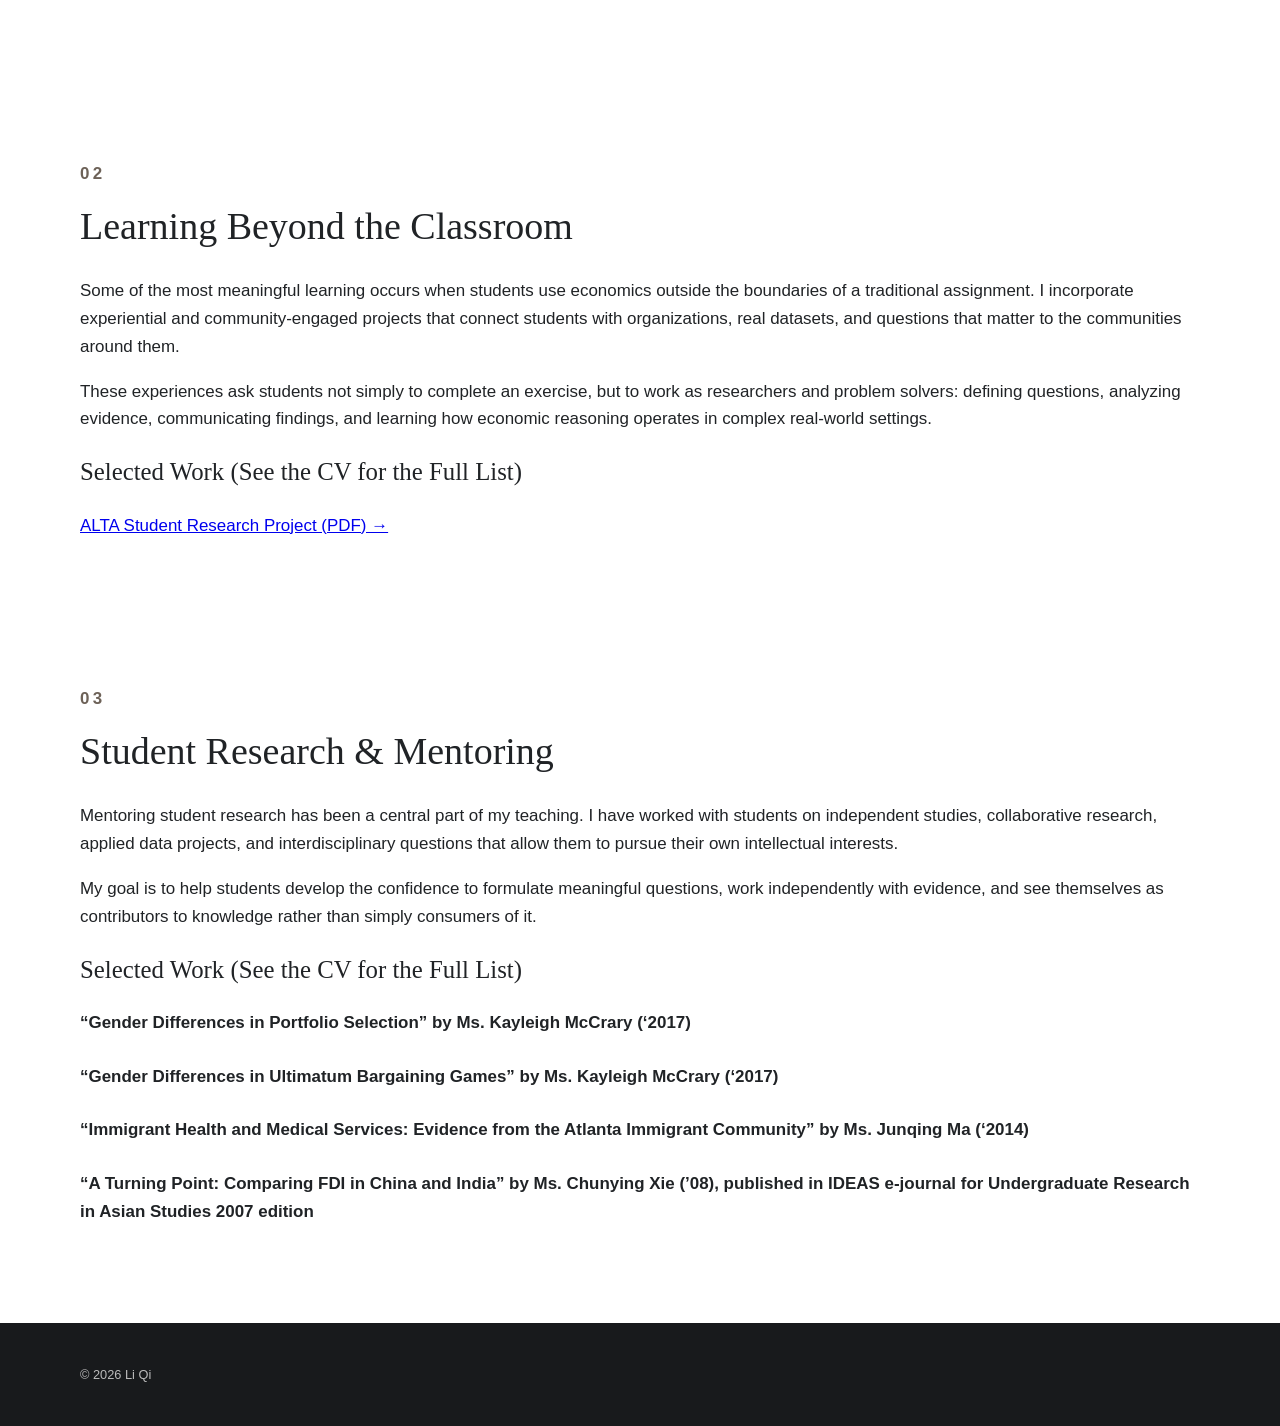
<file: teaching.html>
<!DOCTYPE html>
<html lang="en">
<head>
  <meta charset="UTF-8">
  <meta name="viewport" content="width=device-width, initial-scale=1.0">
  <meta name="description" content="Teaching, mentoring, and experiential learning by Li Qi, Professor of Economics at Agnes Scott College.">
  <title>Teaching | Li Qi</title>
  <link rel="stylesheet" href="style.css">
</head>

<body>

  <header class="site-header">
    <div class="container nav-wrap">
      <a class="brand" href="index.html">LI QI</a>

      <nav aria-label="Main navigation">
        <a href="index.html">Home</a>
        <a href="research.html">Academic Research</a>
        <a href="creative.html">Creative Writing</a>
        <a href="teaching.html">Teaching</a>
        <a href="cv.html">CV</a>
        <a href="contact.html">Contact</a>
      </nav>
    </div>
  </header>


  <main>

    <!-- INTRODUCTION -->

    <section class="container section">
      <p class="eyebrow">TEACHING · MENTORING · EXPERIENTIAL LEARNING</p>

      <h1 class="teaching-page-title">Teaching</h1>

      <p class="lead">
        I approach economics as a way of understanding the world rather than
        simply a collection of models and methods. My teaching connects
        economic ideas with data, institutions, history, social and cultural norms, and real-world
        problems, while encouraging students to become active participants
        in the process of inquiry.
      </p>
    </section>
<!-- TEACHING SECTION LINKS -->

<div class="container teaching-links">

  <a href="#courses" class="research-row">
    <span class="research-number">01</span>
    <span class="research-title">Courses</span>
    <span class="research-arrow">→</span>
  </a>

  <a href="#experiential" class="research-row">
    <span class="research-number">02</span>
    <span class="research-title">Learning Beyond the Classroom: Experiential &amp; Data-Driven Learning</span>
    <span class="research-arrow">→</span>
  </a>

  <a href="#mentoring" class="research-row">
    <span class="research-number">03</span>
    <span class="research-title">Mentoring &amp; Student Research</span>
    <span class="research-arrow">→</span>
  </a>

</div>

    <!-- COURSES -->

    <section id="courses" class="container section">
      <div class="section-heading">
       
        <h2>Selected Courses (See the CV for the Full List)</h2>
      </div>

      <p>
        My teaching spans economics and business curricula, from introductory
        courses to advanced empirical and interdisciplinary work. Courses I
        have taught include:
      </p>

      <div class="publication-list">

        <p>
          <strong>Economic Development</strong><br>
          Development, institutions, inequality, globalization, and the
          experiences of developing and transitional economies.
        </p>

        <p>
          <strong>Behavioral Economics &amp; Finance</strong><br>
          How psychological, social, and institutional factors shape
          economic and financial decision-making.
        </p>

        <p>
          <strong>Econometrics</strong><br>
          Empirical methods for asking and answering economic questions
          using real-world data.
        </p>

        <p>
          <strong>Microeconomics &amp; Macroeconomics</strong><br>
          Foundational economic reasoning applied to individual choices,
          markets, institutions, growth, and the broader economy.
        </p>

        <p>
          <strong>Data Analytics &amp; AI</strong><br>
          Applied economic analysis combining real-world datasets with
          emerging AI-supported approaches to research and problem solving.
        </p>

        <p>
          <strong>East Asian Economies &amp; Financial Systems</strong><br>
          Introduction to the development and transformation of East Asian economies and financial systems, with attention to how institutions, markets, government policies, and global forces have shaped the region’s growth and contemporary challenges.
        </p>
      </div>
    </section>


    <!-- EXPERIENTIAL LEARNING -->

    <section id="experiential" class="container section">
      <div class="section-heading">
        <p class="eyebrow">02</p>
        <h2>Learning Beyond the Classroom</h2>
      </div>

      <p>
        Some of the most meaningful learning occurs when students use
        economics outside the boundaries of a traditional assignment. I
        incorporate experiential and community-engaged projects that connect
        students with organizations, real datasets, and questions that matter
        to the communities around them.
      </p>

      <p>
        These experiences ask students not simply to complete an exercise,
        but to work as researchers and problem solvers: defining questions,
        analyzing evidence, communicating findings, and learning how economic
        reasoning operates in complex real-world settings.
      </p>
      </p>

<h3>Selected Work (See the CV for the Full List)</h3>

<p>
  <a href="ALTA_NetNewsArticle.pdf" target="_blank">
    ALTA Student Research Project (PDF) &rarr;
  </a>
</p>

</section>
    <!-- MENTORING -->

    <section id="mentoring" class="container section">
      <div class="section-heading">
        <p class="eyebrow">03</p>
        <h2>Student Research &amp; Mentoring</h2>
      </div>

      <p>
        Mentoring student research has been a central part of my teaching.
        I have worked with students on independent studies, collaborative
        research, applied data projects, and interdisciplinary questions
        that allow them to pursue their own intellectual interests.
      </p>

      <p>
        My goal is to help students develop the confidence to formulate
        meaningful questions, work independently with evidence, and see
        themselves as contributors to knowledge rather than simply consumers
        of it.
      </p>

      </p>

<h3>Selected Work (See the CV for the Full List)</h3>

<div class="publication-list">

    <p>
        <strong>“Gender Differences in Portfolio Selection” by Ms. Kayleigh McCrary (‘2017)</strong><br>
           </p>

    <p>
        <strong>“Gender Differences in Ultimatum Bargaining Games” by Ms. Kayleigh McCrary (‘2017)</strong><br>
           </p>

    <p>
        <strong>“Immigrant Health and Medical Services: Evidence from the Atlanta Immigrant Community”
by Ms. Junqing Ma (‘2014)</strong><br>
            </p>

  <p>
        <strong>“A Turning Point: Comparing FDI in China and India” by Ms. Chunying Xie (’08), published
in IDEAS e-journal for Undergraduate Research in Asian Studies 2007 edition</strong><br>
            </p>
</div>

</section>
    </section>

  </main>


  <footer>
    <div class="container">
      <p>&copy; 2026 Li Qi</p>
    </div>
  </footer>

</body>
</html>
</file>
<file: style.css>
* { box-sizing: border-box; }
html { scroll-behavior: smooth; }
body {
  margin: 0;
  color: #202326;
  background: #fff;
  font-family: Arial, Helvetica, sans-serif;
  line-height: 1.65;
}
.container { width: min(1120px, 88%); margin: 0 auto; }
.narrow { max-width: 820px; }
.site-header {
  background:  #edf2ed;
  border-bottom: 1px solid #e8e8e8;
  position: sticky; top: 0; z-index: 10;
}
.nav-wrap { min-height: 108px; display: flex; align-items: center; justify-content: space-between; gap: 30px; }
.brand { font-family: Georgia, serif; font-size: 1.3rem; letter-spacing: .16em; color: #222; text-decoration: none; font-weight: 700; }
nav { display: flex; flex-wrap: wrap; gap: 24px; }
nav a { color: #4a4a4a; text-decoration: none; font-size: 1.15rem; }
nav a:hover { color: #000; }
.hero {
  min-height: 500px;
  display: grid;
  grid-template-columns: 1.45fr .75fr;
  gap: 80px;
  align-items: center;
  padding-top: 40px;
  padding-bottom: 40px;
}

.eyebrow, .section-label { font-size: .75rem; letter-spacing: .2em; font-weight: 700; color: #6d6258; }
h1, h2, h3 { font-family: Georgia, 'Times New Roman', serif; font-weight: 500; line-height: 1.15; }
h1 { font-size: clamp(4rem, 8vw, 7rem); margin: 12px 0 20px; }
h2 { font-size: clamp(2.2rem, 4vw, 3.5rem); margin: 8px 0 28px; }
h3 { font-size: 1.55rem; }
.title { font-size: 1.1rem; color: #4d5154; }
.lead { max-width: 700px; font-size: 1.16rem; color: #50555a; margin-top: 28px; }
.portrait-wrap { display: flex; justify-content: center; }
.portrait { width: min(100%, 250px); height: auto; display: block; box-shadow: 15px 15px 0 #dfe6e8; }
.hero-links { display: flex; gap: 24px; align-items: center; margin-top: 32px; }
.button { background: #272b2e; color: white; text-decoration: none; padding: 12px 19px; font-size: .9rem; }
.text-link { color: #292d30; text-decoration: none; font-weight: 600; }
.section { padding-top: 100px; padding-bottom: 100px; }
.section-soft { background: #f1f5f5; }
.section p { font-size: 1.06rem; }
.cards { display: grid; grid-template-columns: repeat(3,1fr); gap: 24px; margin-top: 45px; }
.card { border-top: 2px solid #333; padding: 25px 8px 10px 0; }
.card span { font-size: .75rem; color: #777; }
.card p { color: #5b6064; font-size: .96rem; }
.section-dark { background: #25292c; color: white; }
.light { color: #d2c4b6; }
.intro-light { max-width: 820px; font-size: 1.18rem !important; color: #ececec; }
.note { color: #bfc2c4; font-size: .92rem !important; margin-top: 30px; }
.wide-copy { max-width: 850px; }
.subjects { display: flex; flex-wrap: wrap; gap: 10px; margin-top: 35px; }
.subjects span { border: 1px solid #bbb; padding: 8px 13px; font-size: .87rem; }
.contact-grid { display: grid; grid-template-columns: 1fr 1fr; gap: 80px; }
.contact-note { align-self: end; color: #5c6063; }
footer { background: #181a1c; color: #bbb; padding: 28px 0; font-size: .8rem; }
.footer-wrap { display: flex; justify-content: space-between; gap: 20px; }
@media (max-width: 760px) {
  .nav-wrap { padding: 16px 0; align-items: flex-start; }
  nav { gap: 12px; justify-content: flex-end; }
  .hero { grid-template-columns: 1fr; gap: 45px; min-height: auto; }
  .portrait-wrap { justify-content: flex-start; }
  .portrait { width: 220px; }
  .cards, .contact-grid { grid-template-columns: 1fr; }
  .section { padding-top: 70px; padding-bottom: 70px; }
  .footer-wrap { flex-direction: column; }
}
/* Academic publication lists */

.publication-list {
  margin-top: 1.5rem;
}

.publication-list p {
  margin: 0 0 1.6rem 0;
  line-height: 1.65;
}

.publication-list strong {
  font-weight: 600;
}

.publication-list em {
  font-family: Georgia, "Times New Roman", serif;
}

.publication-list a {
  color: inherit;
  text-decoration: none;
  border-bottom: 1px solid #aaa;
  transition: border-color 0.2s ease;
}

.publication-list a:hover {
  border-bottom-color: #222;
}

/* Tighter spacing for interior content pages */

main > .section {
  padding-top: 4.5rem;
  padding-bottom: 4.5rem;
}

main > .section + .section {
  padding-top: 2.5rem;
}

/* Research area navigation */

.research-nav {
  margin-top: 60px;
  border-top: 1px solid #d8d8d8;
  max-width: 900px;
}

.research-nav-item {
  display: grid;
  grid-template-columns: 70px 1fr 40px;
  align-items: center;
  gap: 20px;
  padding: 26px 0;
  border-bottom: 1px solid #d8d8d8;
  color: #202326;
  text-decoration: none;
  transition: padding-left 0.25s ease;
}

.research-number {
  font-size: 0.75rem;
  letter-spacing: 0.12em;
  color: #6d6258;
}

.research-nav-title {
  font-family: Georgia, "Times New Roman", serif;
  font-size: clamp(1.35rem, 2vw, 1.8rem);
  line-height: 1.2;
}

.research-arrow {
  font-size: 1.25rem;
  text-align: right;
  transition: transform 0.25s ease;
}

.research-nav-item:hover {
  padding-left: 10px;
}

.research-nav-item:hover .research-arrow {
  transform: translateX(5px);
}

/* Give anchored sections breathing room below sticky navigation */
#behavioral,
#development,
#education {
  scroll-margin-top: 120px;
}

@media (max-width: 700px) {
  .research-nav {
    margin-top: 40px;
  }

  .research-nav-item {
    grid-template-columns: 42px 1fr 25px;
    gap: 12px;
    padding: 21px 0;
  }

  .research-nav-title {
    font-size: 1.25rem;
  }
}
/* Homepage name size */
.home-name {
  font-size: clamp(3.2rem, 6vw, 5.5rem);
}

/* Homepage contact section */

.home-contact {
  background: #edf2ed;
  padding: 38px 0 42px;
}

.home-contact h2 {
  margin: 5px 0 20px;
}

.home-contact-inner {
  max-width: 1120px;
}

.contact-details {
  display: flex;
  gap: 90px;
  padding-top: 16px;
  border-top: 1px solid #c4cec4;
}

.contact-detail {
  display: flex;
  flex-direction: column;
  gap: 7px;
}

.contact-label {
  font-size: 0.72rem;
  font-weight: 700;
  letter-spacing: 0.14em;
  text-transform: uppercase;
  color: #6d6258;
}

.contact-detail a {
  color: #202326;
  text-decoration: none;
  font-size: 1rem;
}

.contact-detail a:hover {
  text-decoration: underline;
}

@media (max-width: 700px) {
  .contact-details {
    flex-direction: column;
    gap: 25px;
  }
}


.contact-heading {
  font-family: Arial, Helvetica, sans-serif;
  font-size: 0.9rem;
  font-weight: 700;
  letter-spacing: 0.14em;
  text-transform: uppercase;
  color: #6d6258;
  margin: 0 0 14px;
}
.research-page-title {
  font-size: clamp(2.6rem, 4vw, 3.8rem);
}


.creative-page-title {
  font-size: clamp(2.6rem, 4vw, 3.8rem);
}


.creative-intro {
  padding-bottom: 35px;
}

.creative-writing-section {
  padding-top: 35px;
}

.creative-intro {
  padding-bottom: 20px;
}

.home-contact {
background: #edf2ed;
  padding: 30px 0 32px;
}

.teaching-page-title {
  font-size: clamp(2.6rem, 4vw, 3.8rem);
}

/* Teaching page section links — align with Academic Research */

.teaching-links {
  width: min(820px, 88%);
  margin: 35px auto 70px;
}

.teaching-links .research-row {
  display: grid;
  grid-template-columns: 55px 1fr 30px;
  align-items: center;
  width: 100%;
  padding: 20px 0;
  border-top: 1px solid #d8d8d8;
  color: #202326;
  text-decoration: none;
}

.teaching-links .research-row:last-child {
  border-bottom: 1px solid #d8d8d8;
}

.teaching-links .research-number {
  font-size: 0.75rem;
  color: #6d6258;
}

.teaching-links .research-title {
  font-family: Georgia, "Times New Roman", serif;
  font-size: 1.55rem;
}

.teaching-links .research-arrow {
  text-align: right;
  font-size: 1.1rem;
}

/* Keep homepage contact section at bottom of viewport */
body {
    min-height: 100vh;
}

main {
    min-height: calc(100vh - 96px);
    display: flex;
    flex-direction: column;
}

.home-contact {
    margin-top: auto;
}

/* Match homepage Li Qi heading size to Contact page */
.home-name {
    font-size: clamp(2.6rem, 4vw, 3.8rem);
}

/* Smaller subsection headings on Teaching page */
#courses .section-heading h2,
#experiential .section-heading h2,
#mentoring .section-heading h2 {
  font-size: 38px;
  line-height: 1.15;
}

/* Keep Teaching section titles visible below sticky header */
#courses,
#experiential,
#mentoring {
  scroll-margin-top: 130px;
}

/* Institutional links: same text color, but visibly clickable */
.title-link {
  color: inherit;
  text-decoration: underline;
  text-underline-offset: 3px;
}

.title-link:visited {
  color: inherit;
}

.title-link:hover {
  text-decoration-thickness: 2px;
}

/* Position homepage portrait beside bio text */
@media (min-width: 701px) {
  .hero .portrait-wrap {
    align-self: center;
    transform: translateY(65px);
  }
}

/* ===== Creative Writing page ===== */

/* Reduce space below introduction */
.creative-intro {
  padding-bottom: 10px !important;
}

/* Reduce space above Selected Writing */
.creative-intro + .section {
  padding-top: 10px !important;
}

/* Two-column layout */
.creative-writing-section .writing-columns {
  display: grid !important;
  grid-template-columns: 1fr 1fr !important;
  column-gap: 80px;
  align-items: start;
  margin-top: 12px;
}

/* Slightly smaller section titles */
.creative-writing-section .writing-column h2 {
  font-size: 1.9rem;
  line-height: 1.15;
  margin-top: 0;
  margin-bottom: 16px;
}

/* Tighten paragraphs within the columns */
.creative-writing-section .writing-column p {
  margin-top: 0;
  margin-bottom: 14px;
}

/* Tennis link */
.creative-writing-section .tennis-link {
  font-weight: 600;
}

/* Stack columns on phones */
@media (max-width: 700px) {
  .creative-writing-section .writing-columns {
    grid-template-columns: 1fr !important;
    row-gap: 30px;
  }
}

/* Creative Writing page — remove excess vertical space */
.creative-intro {
  padding-top: 55px !important;
  padding-bottom: 20px !important;
}

.creative-writing-section {
  padding-top: 20px !important;
  padding-bottom: 45px !important;
}

/* ===== Beyond the Baseline ===== */

.tennis-intro {
  padding-bottom: 30px !important;
}

.tennis-intro .lead {
  max-width: 650px;
}

.back-link {
  margin-top: 25px;
}

.tennis-essays {
  padding-top: 10px;
  padding-bottom: 60px;
}

.tennis-essay {
  max-width: 760px;
  padding: 22px 0;
  border-bottom: 1px solid rgba(0, 0, 0, 0.12);
}

.tennis-essay:first-child {
  padding-top: 0;
}

.tennis-essay h2 {
  font-size: 1.25rem;
  line-height: 1.3;
  margin: 0 0 6px;
  font-weight: 600;
}

.tennis-essay p {
  margin: 0;
  line-height: 1.6;
}
.essay-note {
  margin: 0 0 28px;
}

.essay-note a {
  color: inherit;
  text-decoration: underline;
}
/* Beyond the Baseline — essays + image layout */

.tennis-content {
  display: grid;
  grid-template-columns: 1.15fr 0.85fr;
  gap: 70px;
  align-items: center;
  padding-top: 10px;
  padding-bottom: 60px;
}

.tennis-essays {
  width: 100%;
}

.tennis-image {
  display: flex;
  align-items: center;
  justify-content: center;
}

.tennis-image img {
  width: 100%;
  max-width: 430px;
  height: auto;
  display: block;
}

/* On smaller screens, put image below essays */
@media (max-width: 800px) {
  .tennis-content {
    grid-template-columns: 1fr;
    gap: 40px;
  }

  .tennis-image img {
    max-width: 100%;
  }
}
</file>
